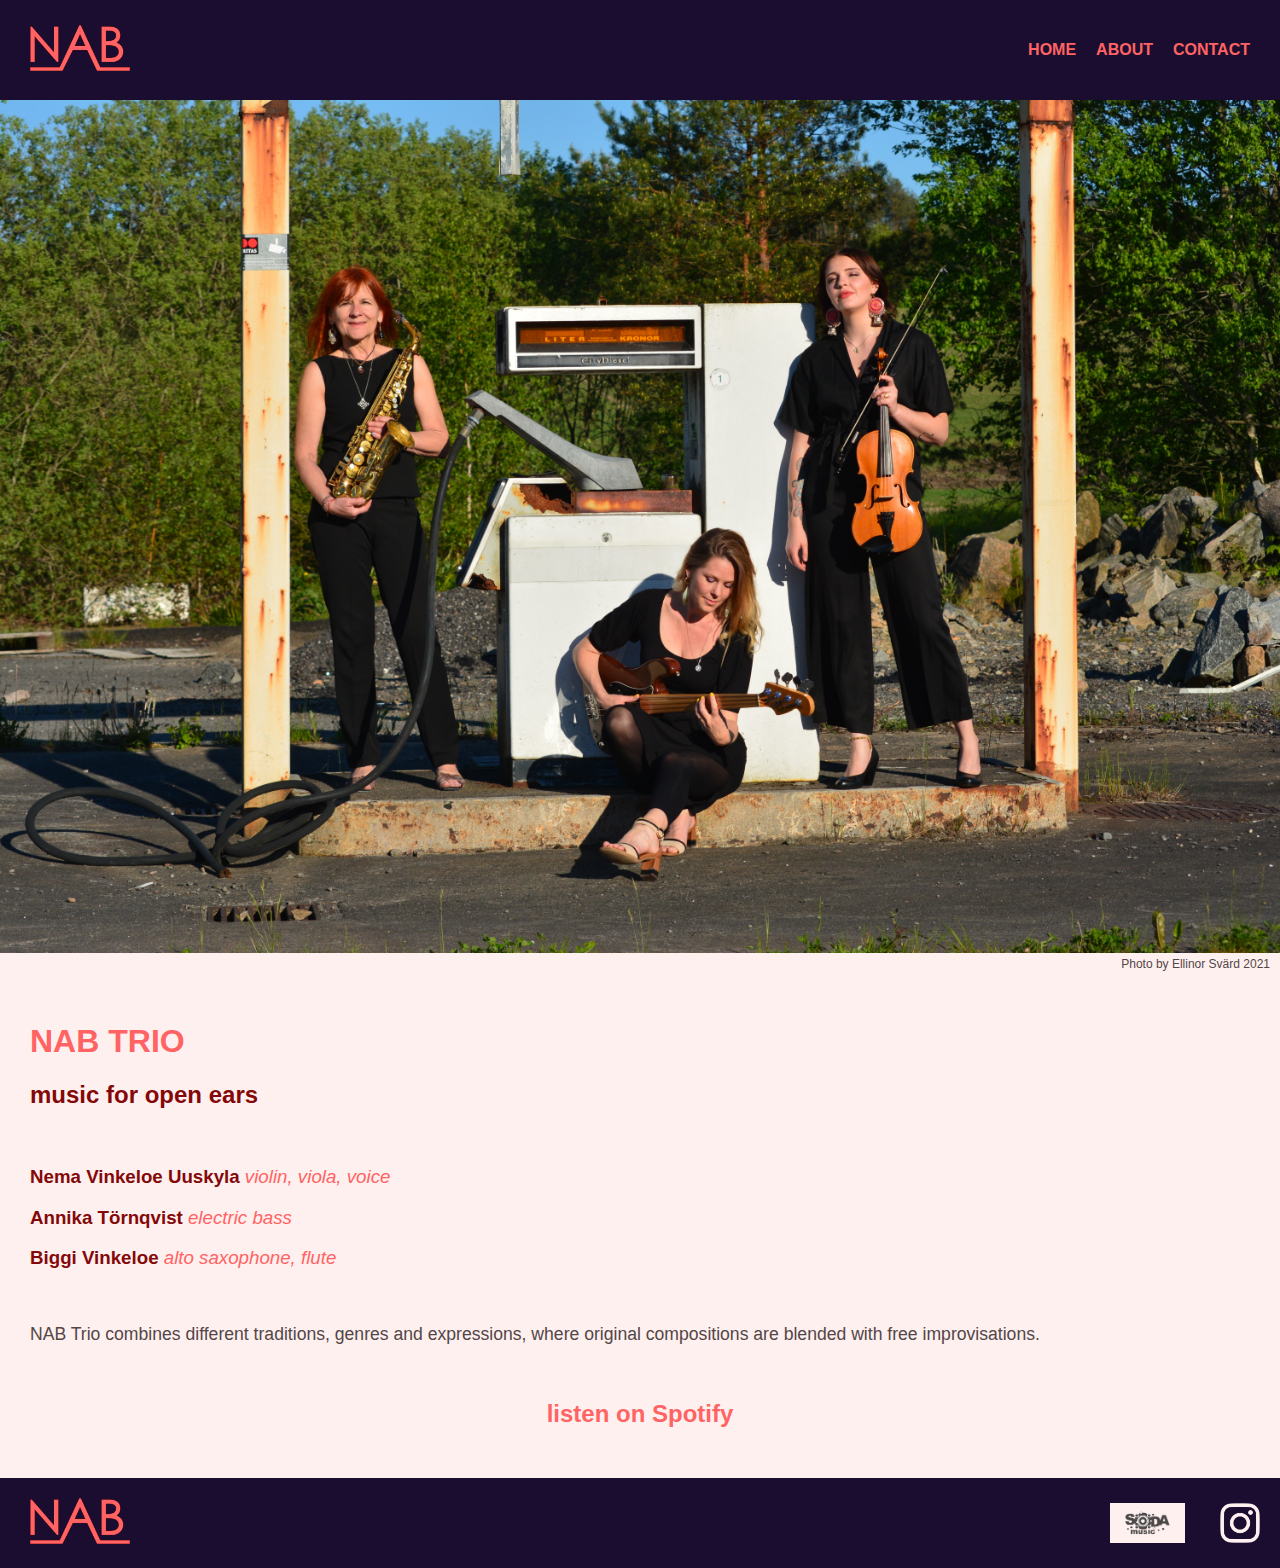
<file: index.html>
<!DOCTYPE html>
<html lang="en">
  <head>
    <meta charset="UTF-8" />
    <meta http-equiv="X-UA-Compatible" content="IE=edge" />
    <meta name="viewport" content="width=device-width, initial-scale=1.0" />
    <link rel="stylesheet" href="style.css" />
    <link rel="stylesheet" href="media.css" />
    <title>NAB Trio</title>
  </head>
  <body>
    <!-- HEADER -->
    <header>
      <nav>
        <div class="logo">
          <a href="#"><img src="/nablogo.png" alt="NAB Trio logo" /></a>
        </div>

        <!-- HAMBURGER MENU -->
        <div class="dropdown">
          <button class="dropdown-button">
            <span class="hamburger">
              <span class="hamburger-inner"></span>
            </span>
          </button>
          <ul class="dropdown-content">
            <li><a href="/index.html">Home</a></li>
            <li><a href="/about.html">About</a></li>
            <li><a href="/contact.html">Contact</a></li>
          </ul>
        </div>

        <!-- DESKTOP MENU -->
        <div class="menu-desktop">
          <ul>
            <li><a href="/index.html">Home</a></li>
            <li><a href="/about.html">About</a></li>
            <li><a href="/contact.html">Contact</a></li>
          </ul>
        </div>
      </nav>
    </header>

    <!-- MAIN SECTION -->
    <img
      class="hero"
      src="/NAB.jpg"
      alt="NAB Trio outside, in front of an old gas pump. Photo by Ellinor Svärd."
    />
    <p class="img-text">Photo by Ellinor Svärd 2021</p>
    <main>
      <h1>NAB Trio</h1>
      <h2>music for open ears</h2>
      <br />
      <article>
        <h3>
          Nema Vinkeloe Uuskyla
          <em>violin, viola, voice</em>
        </h3>
        <h3>
          Annika Törnqvist
          <em>electric bass</em>
        </h3>
        <h3>
          Biggi Vinkeloe
          <em>alto saxophone, flute</em>
        </h3>
        <br />
        <p class="info">
          NAB Trio combines different traditions, genres and expressions, where
          original compositions are blended with free improvisations.
        </p>
        <br />
        <h2 class="spotify-link">
          <a
            href="https://open.spotify.com/artist/6VDtqSsAW3ImzBhNvKxtys?si=v65jXhyYREmiS5qDosfqmQ"
            >listen on Spotify</a
          >
        </h2>
      </article>
    </main>

    <!-- FOOTER -->
    <footer>
      <div class="logo">
        <a href="/index.html"><img src="/nablogo.png" alt="NAB Trio logo" /></a>
      </div>
      <ul class="links">
        <li>
          <a href="https://www.sodamusic.se/nabtrio-43896467"
            ><img
              class="sodamusic"
              src="/sodamusiclogo.png"
              alt="soda music logo"
          /></a>
        </li>
        <li>
          <a href="https://www.instagram.com/nabtrio/"
            ><img class="insta" src="/insta.png" alt="instagram logo"
          /></a>
        </li>
      </ul>
    </footer>
    <script src="/app.js"></script>
  </body>
</html>
</file>
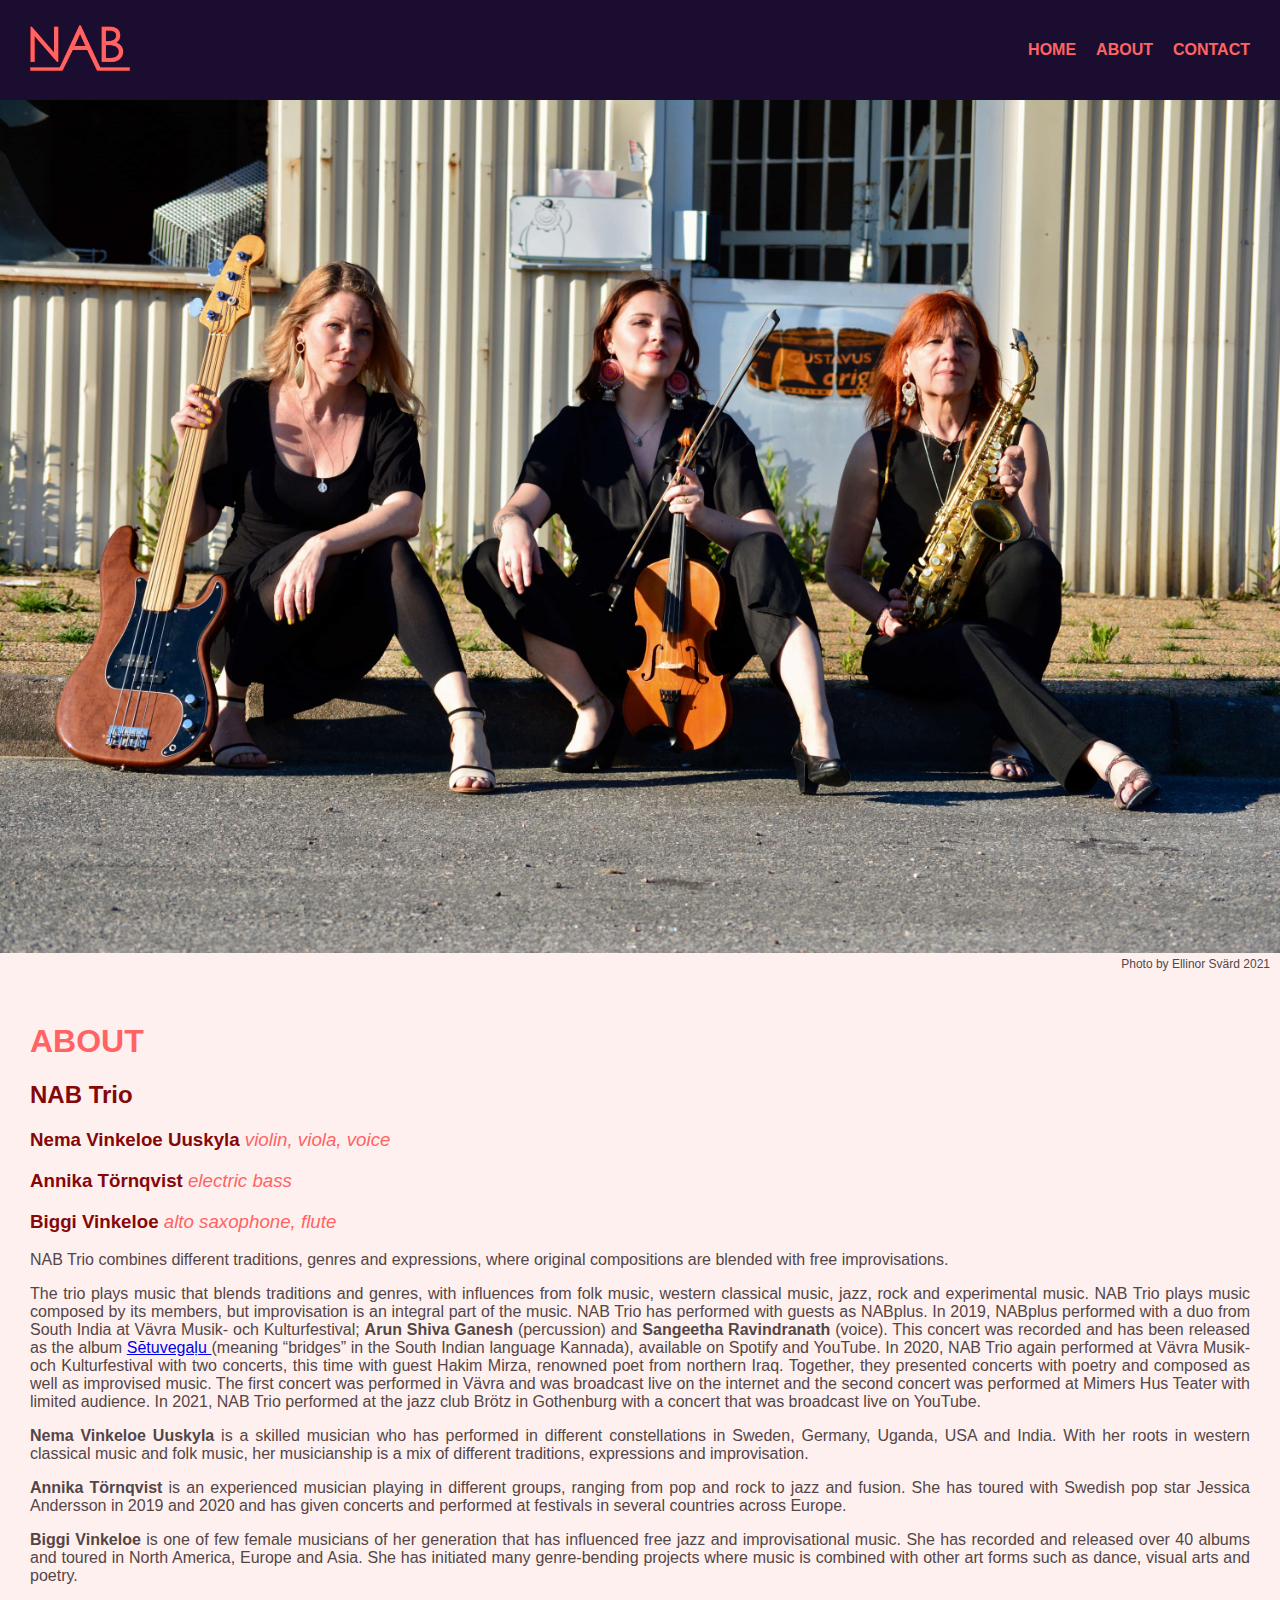
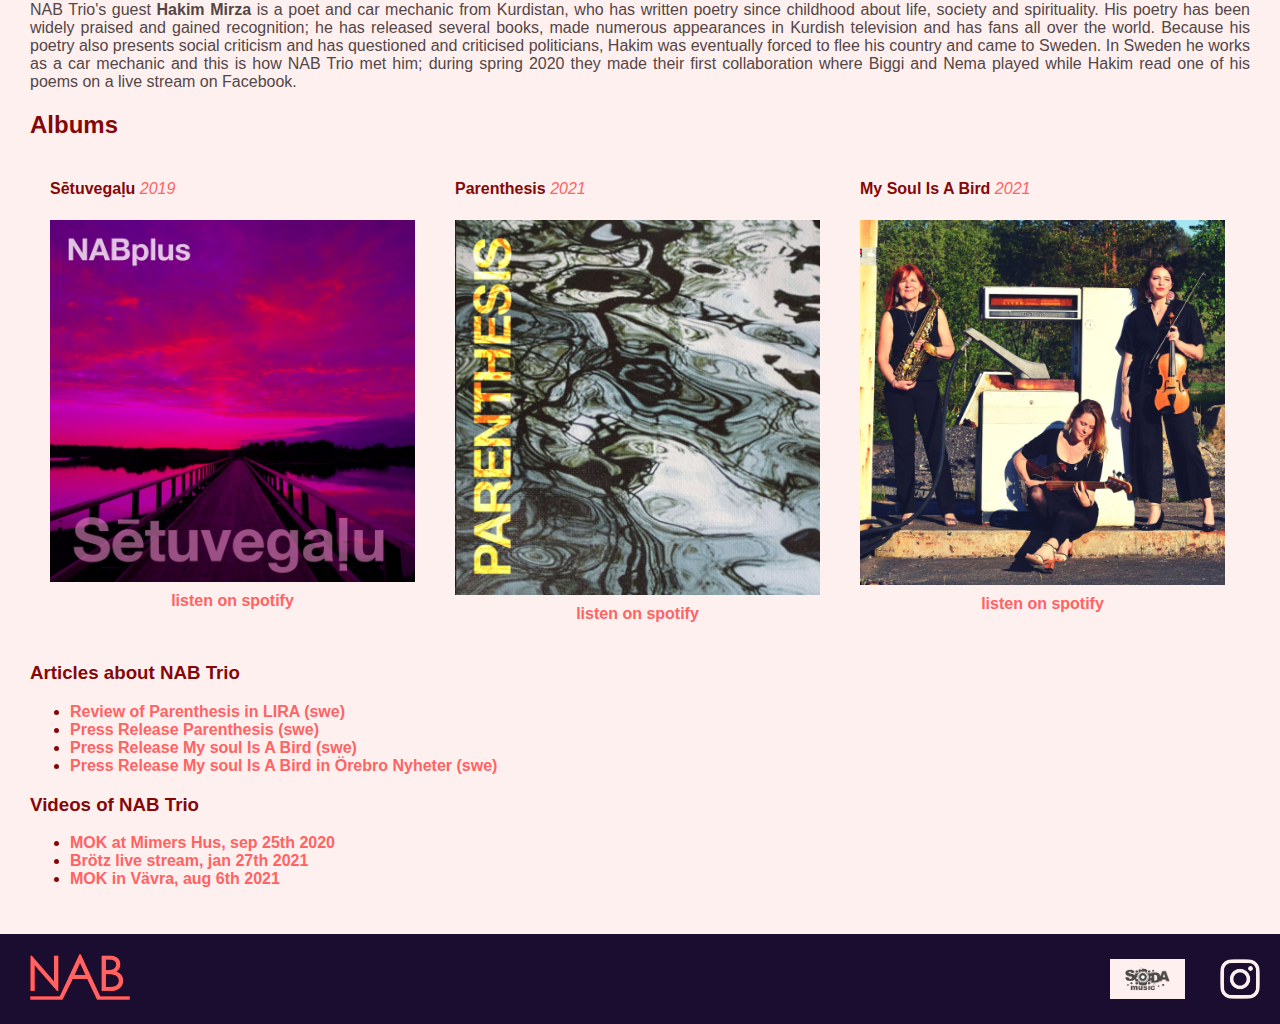
<file: about.html>
<!DOCTYPE html>
<html lang="en">
  <head>
    <meta charset="UTF-8" />
    <meta http-equiv="X-UA-Compatible" content="IE=edge" />
    <meta name="viewport" content="width=device-width, initial-scale=1.0" />
    <link rel="stylesheet" href="style.css" />
    <link rel="stylesheet" href="media.css" />
    <title>NAB Trio</title>
  </head>
  <body>
    <!-- HEADER -->
    <header>
      <nav>
        <div class="logo">
          <a href="/index.html"><img src="/nablogo.png" alt="" /></a>
        </div>

        <!-- HAMBURGER MENU -->
        <div class="dropdown">
          <button class="dropdown-button">
            <span class="hamburger">
              <span class="hamburger-inner"></span>
            </span>
          </button>
          <ul class="dropdown-content">
            <li><a href="/index.html">Home</a></li>
            <li><a href="/about.html">About</a></li>
            <li><a href="#">Contact</a></li>
          </ul>
        </div>

        <!-- DESKTOP MENU -->
        <div class="menu-desktop">
          <ul>
            <li><a href="/index.html">Home</a></li>
            <li><a href="/about.html">About</a></li>
            <li><a href="#">Contact</a></li>
          </ul>
        </div>
      </nav>
    </header>

    <!-- MAIN SECTION -->
    <img
      class="hero"
      src="/NAB2.jpg"
      alt="NAB Trio outside, sitting on a curb. Photo by Ellinor Svärd."
    />
    <p class="img-text">Photo by Ellinor Svärd 2021</p>
    <main>
      <h1>about</h1>
      <h2>NAB Trio</h2>
      <article>
        <h3>
          Nema Vinkeloe Uuskyla
          <em>violin, viola, voice</em>
        </h3>
        <h3>
          Annika Törnqvist
          <em>electric bass</em>
        </h3>
        <h3>
          Biggi Vinkeloe
          <em>alto saxophone, flute</em>
        </h3>

        <p>
          NAB Trio combines different traditions, genres and expressions, where
          original compositions are blended with free improvisations.
        </p>

        <p>
          The trio plays music that blends traditions and genres, with
          influences from folk music, western classical music, jazz, rock and
          experimental music. NAB Trio plays music composed by its members, but
          improvisation is an integral part of the music. NAB Trio has performed
          with guests as NABplus. In 2019, NABplus performed with a duo from
          South India at Vävra Musik- och Kulturfestival;
          <strong>Arun Shiva Ganesh</strong> (percussion) and
          <strong>Sangeetha Ravindranath</strong> (voice). This concert was
          recorded and has been released as the album
          <a
            href="https://open.spotify.com/album/4RxqyuQrOgJv5kAMz2gw9c?si=YPFqPrHyS667_amlnXvNEA"
          >
            Sētuvegaḷu
          </a>
          (meaning “bridges” in the South Indian language Kannada), available on
          Spotify and YouTube. In 2020, NAB Trio again performed at Vävra Musik-
          och Kulturfestival with two concerts, this time with guest Hakim
          Mirza, renowned poet from northern Iraq. Together, they presented
          concerts with poetry and composed as well as improvised music. The
          first concert was performed in Vävra and was broadcast live on the
          internet and the second concert was performed at Mimers Hus Teater
          with limited audience. In 2021, NAB Trio performed at the jazz club
          Brötz in Gothenburg with a concert that was broadcast live on YouTube.
        </p>

        <p>
          <strong>Nema Vinkeloe Uuskyla</strong> is a skilled musician who has
          performed in different constellations in Sweden, Germany, Uganda, USA
          and India. With her roots in western classical music and folk music,
          her musicianship is a mix of different traditions, expressions and
          improvisation.
        </p>
        <p>
          <strong>Annika Törnqvist</strong> is an experienced musician playing
          in different groups, ranging from pop and rock to jazz and fusion. She
          has toured with Swedish pop star Jessica Andersson in 2019 and 2020
          and has given concerts and performed at festivals in several countries
          across Europe.
        </p>
        <p>
          <strong>Biggi Vinkeloe</strong> is one of few female musicians of her
          generation that has influenced free jazz and improvisational music.
          She has recorded and released over 40 albums and toured in North
          America, Europe and Asia. She has initiated many genre-bending
          projects where music is combined with other art forms such as dance,
          visual arts and poetry.
        </p>
        <p>
          NAB Trio's guest <strong>Hakim Mirza</strong> is a poet and car
          mechanic from Kurdistan, who has written poetry since childhood about
          life, society and spirituality. His poetry has been widely praised and
          gained recognition; he has released several books, made numerous
          appearances in Kurdish television and has fans all over the world.
          Because his poetry also presents social criticism and has questioned
          and criticised politicians, Hakim was eventually forced to flee his
          country and came to Sweden. In Sweden he works as a car mechanic and
          this is how NAB Trio met him; during spring 2020 they made their first
          collaboration where Biggi and Nema played while Hakim read one of his
          poems on a live stream on Facebook.
        </p>
      </article>

      <article>
        <h2>Albums</h2>
        <ul class="albums">
          <li>
            <h4>Sētuvegaḷu <em>2019</em></h4>
            <img
              src="/setuvegalu.jpg"
              alt="Album cover for Sētuvegaḷu. Purple and pink picture of a wooden bridge with a dramatic sky."
            />
            <a
              href="https://open.spotify.com/album/4RxqyuQrOgJv5kAMz2gw9c?si=YPFqPrHyS667_amlnXvNEA"
            >
              listen on spotify
            </a>
          </li>
          <li>
            <h4>Parenthesis <em>2021</em></h4>
            <img
              src="/parenthesis.jpg"
              alt="Album cover for Parenthesis. Abstract picture of water."
            />
            <a
              href="https://open.spotify.com/album/5oh04iQjTR0YaJOMDui6QB?si=mdv2OoCzRK2eAVwIgRrH3w"
            >
              listen on spotify
            </a>
          </li>
          <li>
            <h4>My Soul Is A Bird <em>2021</em></h4>
            <img
              src="/mysoulisabird.jpg"
              alt="Album cover for My Soul Is A Bird. NAB Trio in front of an old gas pump."
            />
            <a
              href="https://open.spotify.com/album/5bfOaMpvBxq9TCk8xuNw1Q?si=6zwW3zgxTKi8E_0QqatXJw"
            >
              listen on spotify
            </a>
          </li>
        </ul>
      </article>

      <article>
        <h3>Articles about NAB Trio</h3>
        <ul class="articles">
          <li>
            <a href="https://www.lira.se/skivrecension/parenthesis/">
              Review of Parenthesis in LIRA (swe)
            </a>
          </li>
          <li>
            <a
              href="https://www.mynewsdesk.com/se/musichelp-sweden-ab/pressreleases/nabplus-slaepper-albumet-parenthesis-den-5-augusti-3118980"
            >
              Press Release Parenthesis (swe)
            </a>
          </li>
          <li>
            <a
              href="https://www.mynewsdesk.com/se/musichelp-sweden-ab/pressreleases/nab-trio-slaepper-albumet-my-soul-is-a-bird-paa-sodamusic-slash-gac-3150168"
            >
              Press Release My soul Is A Bird (swe)
            </a>
          </li>
          <li>
            <a
              href="https://www.orebronyheter.com/nab-trio-slapper-albumet-my-soul-is-a-bird/"
            >
              Press Release My soul Is A Bird in Örebro Nyheter (swe)
            </a>
          </li>
        </ul>
      </article>
      <article>
        <h3>Videos of NAB Trio</h3>
        <ul class="videos">
          <li>
            <a href="https://www.youtube.com/watch?v=bWbP2c92eB0">
              MOK at Mimers Hus, sep 25th 2020
            </a>
            <!-- <iframe
              width="560"
              height="315"
              src="https://www.youtube.com/embed/bWbP2c92eB0"
              title="YouTube video player"
              frameborder="0"
              allow="accelerometer; autoplay; clipboard-write; encrypted-media; gyroscope; picture-in-picture"
              allowfullscreen
            ></iframe> -->
          </li>
          <li>
            <a href="https://www.youtube.com/watch?v=VVCIhl04BuI&t=2397s">
              Brötz live stream, jan 27th 2021
            </a>
            <!-- <iframe
              width="560"
              height="315"
              src="https://www.youtube.com/embed/VVCIhl04BuI"
              title="YouTube video player"
              frameborder="0"
              allow="accelerometer; autoplay; clipboard-write; encrypted-media; gyroscope; picture-in-picture"
              allowfullscreen
            ></iframe> -->
          </li>
          <li>
            <a href="https://www.youtube.com/watch?v=mmbu5sCo104">
              MOK in Vävra, aug 6th 2021
            </a>
            <!-- <iframe
              width="560"
              height="315"
              src="https://www.youtube.com/embed/mmbu5sCo104"
              title="YouTube video player"
              frameborder="0"
              allow="accelerometer; autoplay; clipboard-write; encrypted-media; gyroscope; picture-in-picture"
              allowfullscreen
            ></iframe> -->
          </li>
        </ul>
      </article>
    </main>

    <!-- FOOTER -->
    <footer>
      <div class="logo">
        <a href="/index.html"><img src="/nablogo.png" alt="NAB Trio logo" /></a>
      </div>
      <ul class="links">
        <li>
          <a href="https://www.sodamusic.se/nabtrio-43896467"
            ><img
              class="sodamusic"
              src="/sodamusiclogo.png"
              alt="soda music logo"
          /></a>
        </li>
        <li>
          <a href="https://www.instagram.com/nabtrio/"
            ><img class="insta" src="/insta.png" alt="instagram logo"
          /></a>
        </li>
      </ul>
    </footer>
    <script src="/app.js"></script>
  </body>
</html>
</file>
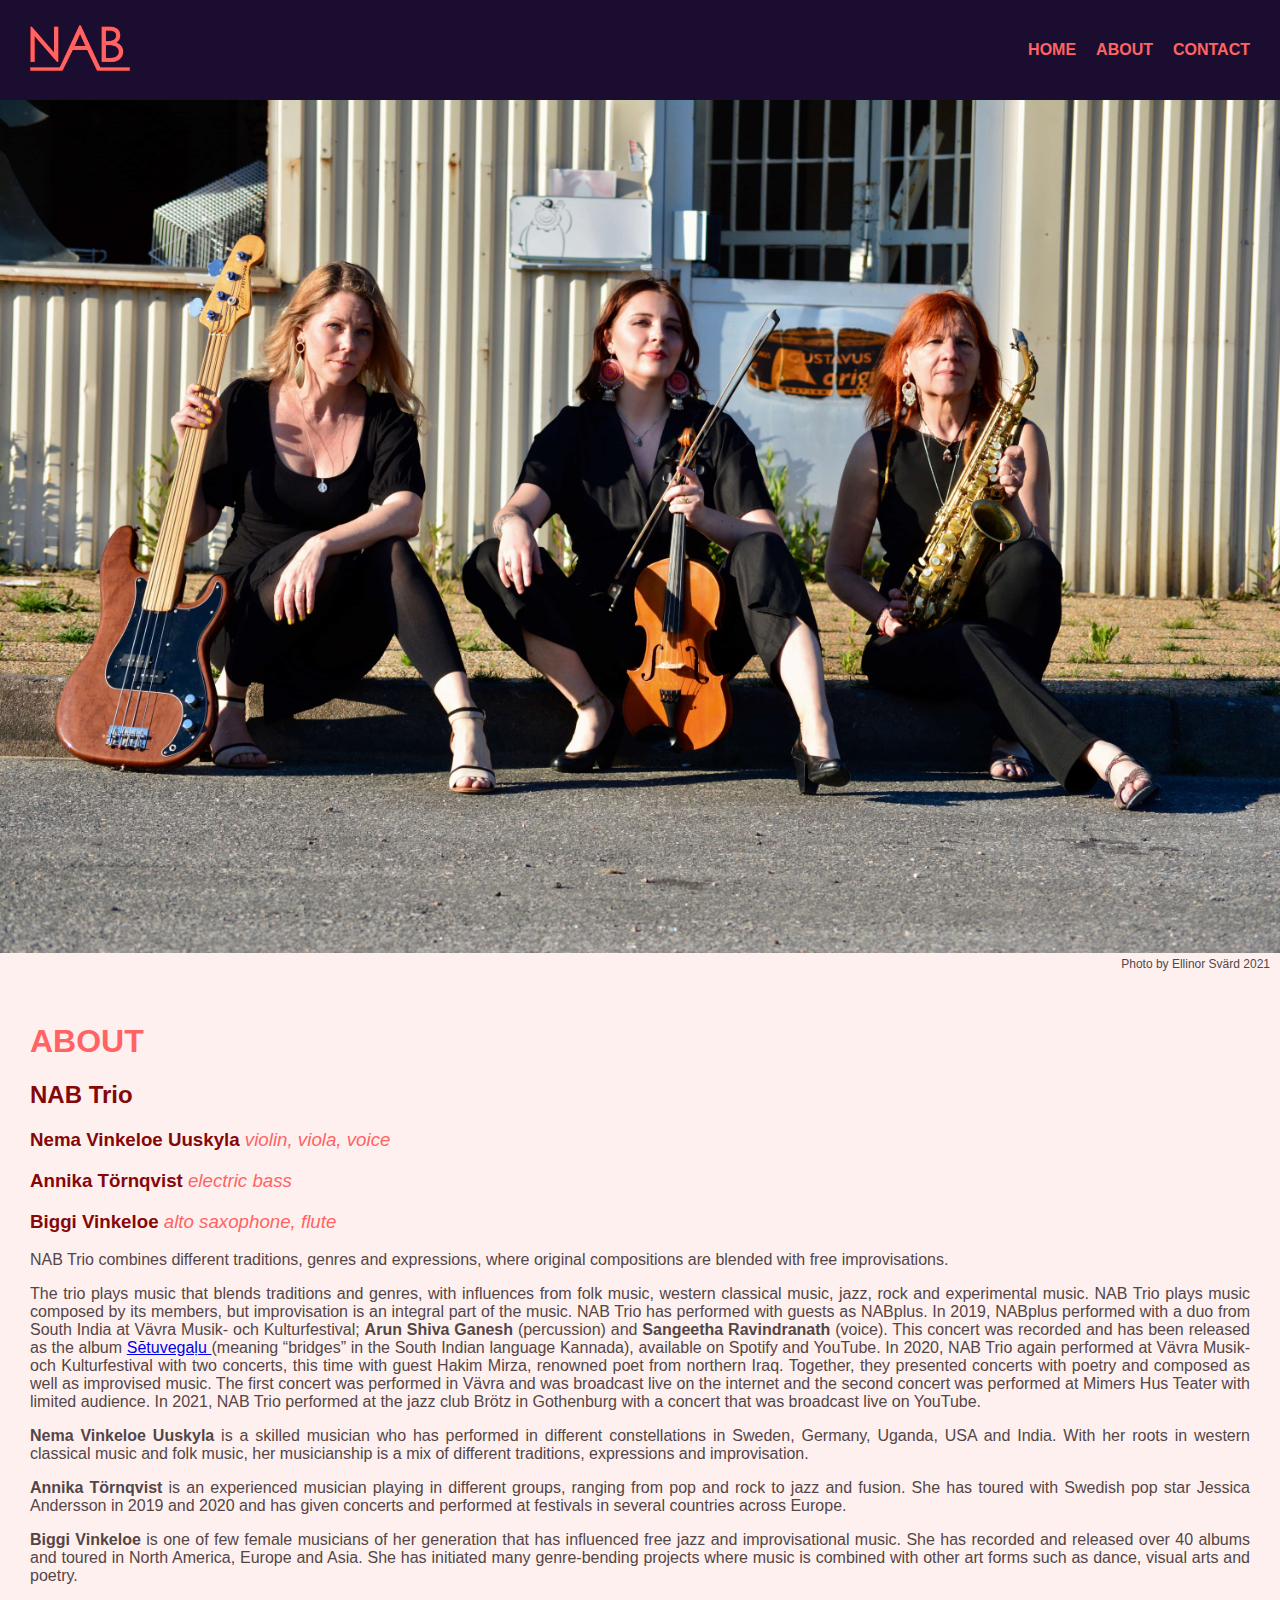
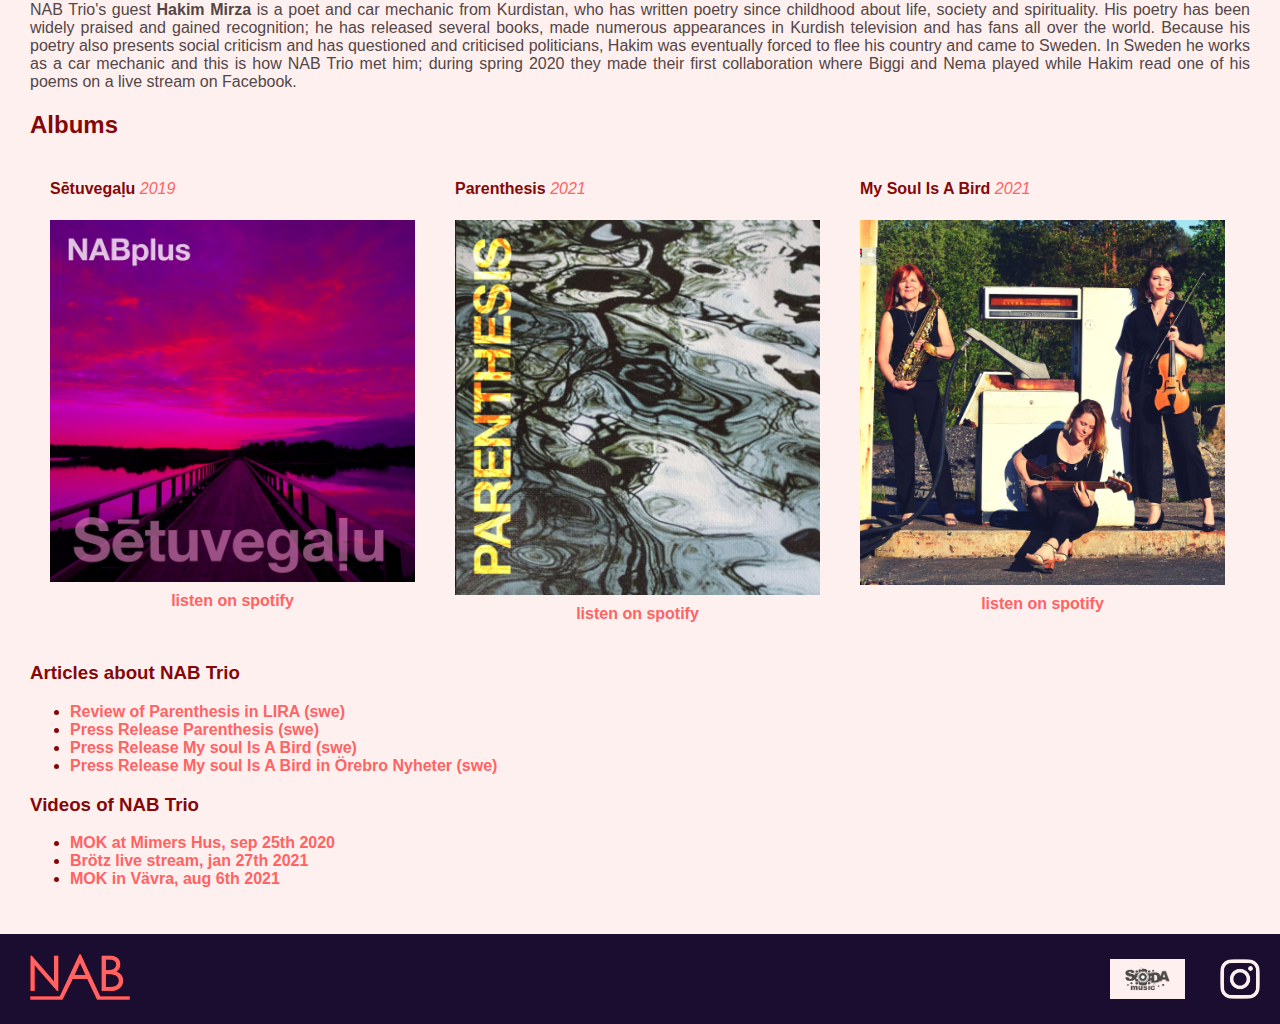
<file: contact.html>
<!DOCTYPE html>
<html lang="en">
  <head>
    <meta charset="UTF-8" />
    <meta http-equiv="X-UA-Compatible" content="IE=edge" />
    <meta name="viewport" content="width=device-width, initial-scale=1.0" />
    <link rel="stylesheet" href="style.css" />
    <link rel="stylesheet" href="media.css" />
    <title>NAB Trio</title>
  </head>
  <body>
    <!-- HEADER -->
    <header>
      <nav>
        <div class="logo">
          <a href="/index.html"><img src="/nablogo.png" alt="" /></a>
        </div>

        <!-- HAMBURGER MENU -->
        <div class="dropdown">
          <button class="dropdown-button">
            <span class="hamburger">
              <span class="hamburger-inner"></span>
            </span>
          </button>
          <ul class="dropdown-content">
            <li><a href="/index.html">Home</a></li>
            <li><a href="/about.html">About</a></li>
            <li><a href="/contact.html">Contact</a></li>
          </ul>
        </div>

        <!-- DESKTOP MENU -->
        <div class="menu-desktop">
          <ul>
            <li><a href="/index.html">Home</a></li>
            <li><a href="/about.html">About</a></li>
            <li><a href="/contact.html">Contact</a></li>
          </ul>
        </div>
      </nav>
    </header>

    <!-- MAIN SECTION -->
    <img
      class="hero"
      src="/NAB2.jpg"
      alt="NAB Trio outside, sitting on a curb. Photo by Ellinor Svärd."
    />
    <p class="img-text">Photo by Ellinor Svärd 2021</p>
    <main>
      <h1>about</h1>
      <h2>NAB Trio</h2>
      <article>
        <h3>
          Nema Vinkeloe Uuskyla
          <em>violin, viola, voice</em>
        </h3>
        <h3>
          Annika Törnqvist
          <em>electric bass</em>
        </h3>
        <h3>
          Biggi Vinkeloe
          <em>alto saxophone, flute</em>
        </h3>

        <p>
          NAB Trio combines different traditions, genres and expressions, where
          original compositions are blended with free improvisations.
        </p>

        <p>
          The trio plays music that blends traditions and genres, with
          influences from folk music, western classical music, jazz, rock and
          experimental music. NAB Trio plays music composed by its members, but
          improvisation is an integral part of the music. NAB Trio has performed
          with guests as NABplus. In 2019, NABplus performed with a duo from
          South India at Vävra Musik- och Kulturfestival;
          <strong>Arun Shiva Ganesh</strong> (percussion) and
          <strong>Sangeetha Ravindranath</strong> (voice). This concert was
          recorded and has been released as the album
          <a
            href="https://open.spotify.com/album/4RxqyuQrOgJv5kAMz2gw9c?si=YPFqPrHyS667_amlnXvNEA"
          >
            Sētuvegaḷu
          </a>
          (meaning “bridges” in the South Indian language Kannada), available on
          Spotify and YouTube. In 2020, NAB Trio again performed at Vävra Musik-
          och Kulturfestival with two concerts, this time with guest Hakim
          Mirza, renowned poet from northern Iraq. Together, they presented
          concerts with poetry and composed as well as improvised music. The
          first concert was performed in Vävra and was broadcast live on the
          internet and the second concert was performed at Mimers Hus Teater
          with limited audience. In 2021, NAB Trio performed at the jazz club
          Brötz in Gothenburg with a concert that was broadcast live on YouTube.
        </p>

        <p>
          <strong>Nema Vinkeloe Uuskyla</strong> is a skilled musician who has
          performed in different constellations in Sweden, Germany, Uganda, USA
          and India. With her roots in western classical music and folk music,
          her musicianship is a mix of different traditions, expressions and
          improvisation.
        </p>
        <p>
          <strong>Annika Törnqvist</strong> is an experienced musician playing
          in different groups, ranging from pop and rock to jazz and fusion. She
          has toured with Swedish pop star Jessica Andersson in 2019 and 2020
          and has given concerts and performed at festivals in several countries
          across Europe.
        </p>
        <p>
          <strong>Biggi Vinkeloe</strong> is one of few female musicians of her
          generation that has influenced free jazz and improvisational music.
          She has recorded and released over 40 albums and toured in North
          America, Europe and Asia. She has initiated many genre-bending
          projects where music is combined with other art forms such as dance,
          visual arts and poetry.
        </p>
        <p>
          NAB Trio's guest <strong>Hakim Mirza</strong> is a poet and car
          mechanic from Kurdistan, who has written poetry since childhood about
          life, society and spirituality. His poetry has been widely praised and
          gained recognition; he has released several books, made numerous
          appearances in Kurdish television and has fans all over the world.
          Because his poetry also presents social criticism and has questioned
          and criticised politicians, Hakim was eventually forced to flee his
          country and came to Sweden. In Sweden he works as a car mechanic and
          this is how NAB Trio met him; during spring 2020 they made their first
          collaboration where Biggi and Nema played while Hakim read one of his
          poems on a live stream on Facebook.
        </p>
      </article>

      <article>
        <h2>Albums</h2>
        <ul class="albums">
          <li>
            <h4>Sētuvegaḷu <em>2019</em></h4>
            <img
              src="/setuvegalu.jpg"
              alt="Album cover for Sētuvegaḷu. Purple and pink picture of a wooden bridge with a dramatic sky."
            />
            <a
              href="https://open.spotify.com/album/4RxqyuQrOgJv5kAMz2gw9c?si=YPFqPrHyS667_amlnXvNEA"
            >
              listen on spotify
            </a>
          </li>
          <li>
            <h4>Parenthesis <em>2021</em></h4>
            <img
              src="/parenthesis.jpg"
              alt="Album cover for Parenthesis. Abstract picture of water."
            />
            <a
              href="https://open.spotify.com/album/5oh04iQjTR0YaJOMDui6QB?si=mdv2OoCzRK2eAVwIgRrH3w"
            >
              listen on spotify
            </a>
          </li>
          <li>
            <h4>My Soul Is A Bird <em>2021</em></h4>
            <img
              src="/mysoulisabird.jpg"
              alt="Album cover for My Soul Is A Bird. NAB Trio in front of an old gas pump."
            />
            <a
              href="https://open.spotify.com/album/5bfOaMpvBxq9TCk8xuNw1Q?si=6zwW3zgxTKi8E_0QqatXJw"
            >
              listen on spotify
            </a>
          </li>
        </ul>
      </article>

      <article>
        <h3>Articles about NAB Trio</h3>
        <ul class="articles">
          <li>
            <a href="https://www.lira.se/skivrecension/parenthesis/">
              Review of Parenthesis in LIRA (swe)
            </a>
          </li>
          <li>
            <a
              href="https://www.mynewsdesk.com/se/musichelp-sweden-ab/pressreleases/nabplus-slaepper-albumet-parenthesis-den-5-augusti-3118980"
            >
              Press Release Parenthesis (swe)
            </a>
          </li>
          <li>
            <a
              href="https://www.mynewsdesk.com/se/musichelp-sweden-ab/pressreleases/nab-trio-slaepper-albumet-my-soul-is-a-bird-paa-sodamusic-slash-gac-3150168"
            >
              Press Release My soul Is A Bird (swe)
            </a>
          </li>
          <li>
            <a
              href="https://www.orebronyheter.com/nab-trio-slapper-albumet-my-soul-is-a-bird/"
            >
              Press Release My soul Is A Bird in Örebro Nyheter (swe)
            </a>
          </li>
        </ul>
      </article>
      <article>
        <h3>Videos of NAB Trio</h3>
        <ul class="videos">
          <li>
            <a href="https://www.youtube.com/watch?v=bWbP2c92eB0">
              MOK at Mimers Hus, sep 25th 2020
            </a>
            <!-- <iframe
              width="560"
              height="315"
              src="https://www.youtube.com/embed/bWbP2c92eB0"
              title="YouTube video player"
              frameborder="0"
              allow="accelerometer; autoplay; clipboard-write; encrypted-media; gyroscope; picture-in-picture"
              allowfullscreen
            ></iframe> -->
          </li>
          <li>
            <a href="https://www.youtube.com/watch?v=VVCIhl04BuI&t=2397s">
              Brötz live stream, jan 27th 2021
            </a>
            <!-- <iframe
              width="560"
              height="315"
              src="https://www.youtube.com/embed/VVCIhl04BuI"
              title="YouTube video player"
              frameborder="0"
              allow="accelerometer; autoplay; clipboard-write; encrypted-media; gyroscope; picture-in-picture"
              allowfullscreen
            ></iframe> -->
          </li>
          <li>
            <a href="https://www.youtube.com/watch?v=mmbu5sCo104">
              MOK in Vävra, aug 6th 2021
            </a>
            <!-- <iframe
              width="560"
              height="315"
              src="https://www.youtube.com/embed/mmbu5sCo104"
              title="YouTube video player"
              frameborder="0"
              allow="accelerometer; autoplay; clipboard-write; encrypted-media; gyroscope; picture-in-picture"
              allowfullscreen
            ></iframe> -->
          </li>
        </ul>
      </article>
    </main>

    <!-- FOOTER -->
    <footer>
      <div class="logo">
        <a href="/index.html"><img src="/nablogo.png" alt="NAB Trio logo" /></a>
      </div>
      <ul class="links">
        <li>
          <a href="https://www.sodamusic.se/nabtrio-43896467"
            ><img
              class="sodamusic"
              src="/sodamusiclogo.png"
              alt="soda music logo"
          /></a>
        </li>
        <li>
          <a href="https://www.instagram.com/nabtrio/"
            ><img class="insta" src="/insta.png" alt="instagram logo"
          /></a>
        </li>
      </ul>
    </footer>
    <script src="/app.js"></script>
  </body>
</html>
</file>
<file: style.css>
:root {
  /* Color */
  --bg-primary: #fff0f0;
  --bg-secondary: #1a0d2f;
  --accent: #ff6363;
  --accent-dark: #840808;
  --text: #534646;
  /* Font size */
  --size: 16px;
  --p-size: 1rem;
}

body {
  box-sizing: border-box;
  margin: 0;
  background-color: var(--bg-primary);
  color: var(--text);
  font-size: var(--size);
  font-family: Arial, Helvetica, sans-serif;
}
/* HEADER */
nav {
  display: flex;
  justify-content: space-between;
  align-items: center;
  width: 100vw;
  height: 100px;
  background-color: var(--bg-secondary);
  z-index: 2;
  position: fixed;
}
nav ul {
  list-style: none;
  padding-left: 0;
}
nav li {
  padding: 10px;
  font-weight: 700;
  text-transform: uppercase;
}
nav a {
  text-decoration: none;
  color: #ff6363;
}
.dropdown-button {
  border: none;
  background-color: transparent;
}
.hamburger-button div {
  width: 40px;
  height: 6px;
  background-color: var(--accent);
  border-radius: 6px;
  margin: 5px;
}
.hamburger {
  position: relative;
  width: 30px;
  height: 25px;
  display: inline-block;
}
.hamburger-inner {
  display: block;
}
.hamburger-inner,
.hamburger-inner::before,
.hamburger-inner::after {
  width: 30px;
  height: 5px;
  background-color: var(--accent);
  border-radius: 6px;
  position: absolute;
  transition-property: transform;
  transition-duration: 0.3s;
  transition-timing-function: ease;
}
.hamburger-inner::before,
.hamburger-inner::after {
  content: '';
  display: block;
}
.hamburger-inner::before {
  top: 10px;
}
.hamburger-inner::after {
  top: 20px;
}
.hamburger-inner.is-active {
  transform: translate3d(0, 10px, 0) rotate(45deg);
}
.hamburger-inner.is-active::before {
  transform: rotate(-45deg) translate3d(-5.71429px, -6px, 0);
  opacity: 0;
}
.hamburger-inner.is-active::after {
  transform: translate3d(0, -20px, 0) rotate(-90deg);
}
.dropdown {
  display: flex;
  flex-direction: column;
  align-items: end;
  padding-top: 12px;
  padding-right: 20px;
  gap: 10px;
  position: absolute;
  right: 0;
  z-index: 1;
}
.dropdown-content {
  padding: 35px;
  padding-top: 0;
  margin-top: 32px;
  text-align: end;
  background-color: var(--bg-secondary);
  position: fixed;
  right: -100%;
  transition: 0.3s ease-in-out;
  opacity: 0;
  top: 8%;
}
.show {
  opacity: 1;
  right: 0;
}
.menu-desktop {
  display: none;
}
.logo {
  width: 100px;
  padding-left: 20px;
}
.logo img {
  width: 100%;
  padding-left: 10px;
}

/* MAIN */
main {
  padding: 30px;
}
h1 {
  color: var(--accent);
  text-transform: uppercase;
}
h2,
h3 {
  color: var(--accent-dark);
}
h3 em {
  color: var(--accent);
  font-weight: 300;
}
.hero {
  width: 100%;
  margin-top: 100px;
}
.img-text {
  font-size: 0.75rem;
  margin: 0;
  text-align: end;
  padding-right: 10px;
}
article {
  text-align: justify;
}
.info {
  text-align: justify;
  font-size: 1.1rem;
}
.spotify-link {
  display: flex;
  justify-content: center;
}
h2 a {
  text-align: end;
  color: #ff6363;
  text-decoration: none;
  animation: animate 2.5s linear infinite;
}
@keyframes animate {
  0% {
    opacity: 0.3;
  }

  50% {
    opacity: 1;
  }

  100% {
    opacity: 0.3;
  }
}

/* ABOUT PAGE */
.albums li {
  width: 100%;
  display: flex;
  flex-direction: column;
}
.albums h4 {
  color: var(--accent-dark);
}
.albums li em {
  font-weight: 500;
  color: var(--accent);
}
.albums img {
  width: 100%;
  max-width: 365px;
}
.albums {
  list-style: none;
  padding: 0;
  margin: 0;
}
.albums a {
  text-decoration: none;
  color: var(--accent);
  font-weight: 700;
  text-align: center;
  padding-top: 10px;
}
.articles,
.videos {
  text-align: left;
}
.articles a,
.videos a {
  text-decoration: none;
  color: var(--accent);
  font-weight: 700;
}
.articles li::marker,
.videos li::marker {
  color: var(--accent-dark);
}
footer {
  width: 100vw;
  padding: 20px 0px;
  background-color: var(--bg-secondary);
}
footer .logo {
  display: none;
}
footer .links {
  list-style: none;
  display: flex;
  margin: 0px 20px;
  padding: 0;
  align-items: center;
  justify-content: space-between;
}
footer li {
  height: 40px;
}
.sodamusic {
  background-color: var(--bg-primary);
  width: 75px;
}
.insta {
  width: 40px;
}
</file>
<file: media.css>
/* MEDIA QUERIES */

@media screen and (max-width: 325px) {
  h3 {
    text-align: left;
  }
}

@media screen and (min-width: 760px) {
  .dropdown {
    display: none;
  }
  .menu-desktop {
    display: block;
    padding-right: 20px;
  }
  nav ul {
    display: flex;
  }
  .albums {
    display: flex;
    flex-wrap: wrap;
  }
  .albums li {
    width: 365px;
    padding: 0px 20px 20px 20px;
  }
  footer .logo {
    display: block;
  }
  footer {
    display: flex;
    justify-content: space-between;
  }
  footer .links {
    width: 150px;
  }
}
</file>
